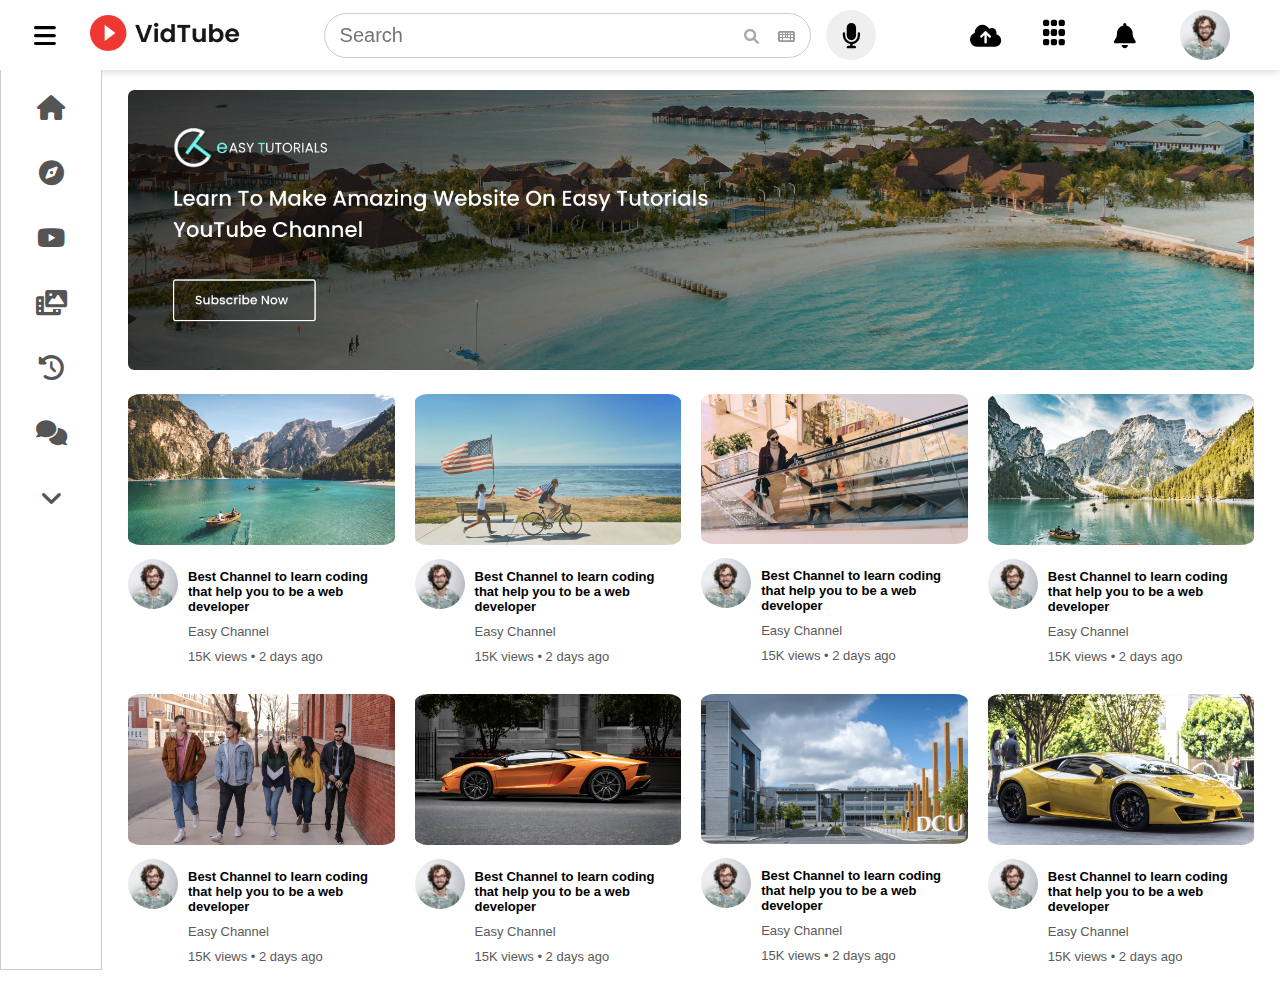
<file: index.html>
<!-- 
    Tutorial Link : https://www.youtube.com/watch?v=4ykAepVkG5Y
    Channel Name : Easy Tutorials

    Author : Mohamed Radwan
-->

<!DOCTYPE html>
<html lang="en">
<head>
    <meta charset="UTF-8">
    <meta http-equiv="X-UA-Compatible" content="IE=edge">
    <meta name="viewport" content="width=device-width, initial-scale=1.0">
    <link rel="stylesheet" href="css/FontAwesome.css">
    <link rel="stylesheet" href="css/style.css">
    <title>VidTube</title>
</head>
<body>
    <nav>
        <div class="nav-left">
            <i class="menu-icon fa-solid fa-bars"></i>
            <a href="index.html"><img src="images/logo.png" alt=""></a>
        </div>
        <div class="nav-middle">
            <div class="search-box">
                <input type="text" placeholder="Search">
                <i class="search-icon fa-solid fa-magnifying-glass"></i>
                <i class="keyboard-icon fa-solid fa-keyboard"></i>
            </div>
            <i class="search-icon fa-solid fa-magnifying-glass"></i>
            <i class="mic-icon fa-solid fa-microphone"></i>
            
        </div>
        <span class="nav-right">
            <i class="fa-solid fa-cloud-arrow-up"></i>
            <span class="more-icon"></span>
            <i class="fa-solid fa-bell"></i>
            <img src="images/Jack.png" alt="">
        </div>
    </nav>

    <!-- Start Sidebar -->
    <div class="side-bar small-side">
        <div class="shortcut-links">
            <a href="#"><i class="fa-solid fa-house"></i><p>Home</p></a>
            <a href="#"><i class="fa-solid fa-compass"></i><p>Explore</p></a>
            <a href="#"><i class="fa-brands fa-youtube"></i><p>Subscripition</p></a>
            <a href="#"><i class="fa-solid fa-photo-film"></i><p>Libraries</p></a>
            <a href="#"><i class="fa-solid fa-clock-rotate-left"></i><p>History</p></a>
            <a href="#"><i class="fa-solid fa-comments"></i><p>Messages</p></a>
            <a href="#"><i class="fa-solid fa-angle-down"></i><p>Show More</p></a>
        </div>
    </div>
    <!-- End Sidebar -->

    <!-- Start Main -->
    <main class="container">
        <div class="banner">
            <img src="images/banner.png" alt="">
        </div>
        <div class="list-container">
            <div class="vid-list">
                <a href="play-video.html"><img class="thumbnail" src="images/thumbnail1.png" alt=""></a>
                <div class="content">
                    <img src="images/Jack.png" alt="">
                    <div class="vid-info">
                        <a href="play-video.html">Best Channel to learn coding that help you to be a web developer</a>
                        <p class="channel-name">Easy Channel</p>
                        <p>15K views &bull; 2 days ago</p>
                    </div>
                </div>
            </div>
            <div class="vid-list">
                <a href="play-video.html"><img class="thumbnail" src="images/thumbnail2.png" alt=""></a>
                <div class="content">
                    <img src="images/Jack.png" alt="">
                    <div class="vid-info">
                        <a href="play-video.html">Best Channel to learn coding that help you to be a web developer</a>
                        <p class="channel-name">Easy Channel</p>
                        <p>15K views &bull; 2 days ago</p>
                    </div>
                </div>
            </div>
            <div class="vid-list">
                <a href="play-video.html"><img class="thumbnail" src="images/thumbnail3.png" alt=""></a>
                <div class="content">
                    <img src="images/Jack.png" alt="">
                    <div class="vid-info">
                        <a href="play-video.html">Best Channel to learn coding that help you to be a web developer</a>
                        <p class="channel-name">Easy Channel</p>
                        <p>15K views &bull; 2 days ago</p>
                    </div>
                </div>
            </div>
            <div class="vid-list">
                <a href="play-video.html"><img class="thumbnail" src="images/thumbnail4.png" alt=""></a>
                <div class="content">
                    <img src="images/Jack.png" alt="">
                    <div class="vid-info">
                        <a href="play-video.html">Best Channel to learn coding that help you to be a web developer</a>
                        <p class="channel-name">Easy Channel</p>
                        <p>15K views &bull; 2 days ago</p>
                    </div>
                </div>
            </div>
            <div class="vid-list">
                <a href="play-video.html"><img class="thumbnail" src="images/thumbnail5.png" alt=""></a>
                <div class="content">
                    <img src="images/Jack.png" alt="">
                    <div class="vid-info">
                        <a href="play-video.html">Best Channel to learn coding that help you to be a web developer</a>
                        <p class="channel-name">Easy Channel</p>
                        <p>15K views &bull; 2 days ago</p>
                    </div>
                </div>
            </div>
            <div class="vid-list">
                <a href="play-video.html"><img class="thumbnail" src="images/thumbnail6.png" alt=""></a>
                <div class="content">
                    <img src="images/Jack.png" alt="">
                    <div class="vid-info">
                        <a href="play-video.html">Best Channel to learn coding that help you to be a web developer</a>
                        <p class="channel-name">Easy Channel</p>
                        <p>15K views &bull; 2 days ago</p>
                    </div>
                </div>
            </div>
            <div class="vid-list">
                <a href="play-video.html"><img class="thumbnail" src="images/thumbnail7.png" alt=""></a>
                <div class="content">
                    <img src="images/Jack.png" alt="">
                    <div class="vid-info">
                        <a href="play-video.html">Best Channel to learn coding that help you to be a web developer</a>
                        <p class="channel-name">Easy Channel</p>
                        <p>15K views &bull; 2 days ago</p>
                    </div>
                </div>
            </div>
            <div class="vid-list">
                <a href="play-video.html"><img class="thumbnail" src="images/thumbnail8.png" alt=""></a>
                <div class="content">
                    <img src="images/Jack.png" alt="">
                    <div class="vid-info">
                        <a href="play-video.html">Best Channel to learn coding that help you to be a web developer</a>
                        <p class="channel-name">Easy Channel</p>
                        <p>15K views &bull; 2 days ago</p>
                    </div>
                </div>
            </div>
        </div>
    </main>
    <!-- End Main -->

    <!-- Start SideBar Script -->
    <script>
        var Menu = document.querySelector(".menu-icon");
        var SideBar = document.querySelector(".side-bar");
        var MainSection = document.querySelector(".container");
        Menu.onclick = function(){
            SideBar.classList.toggle("small-side");
            MainSection.classList.toggle("container");
        }
    </script>
</body>
</html>
</file>
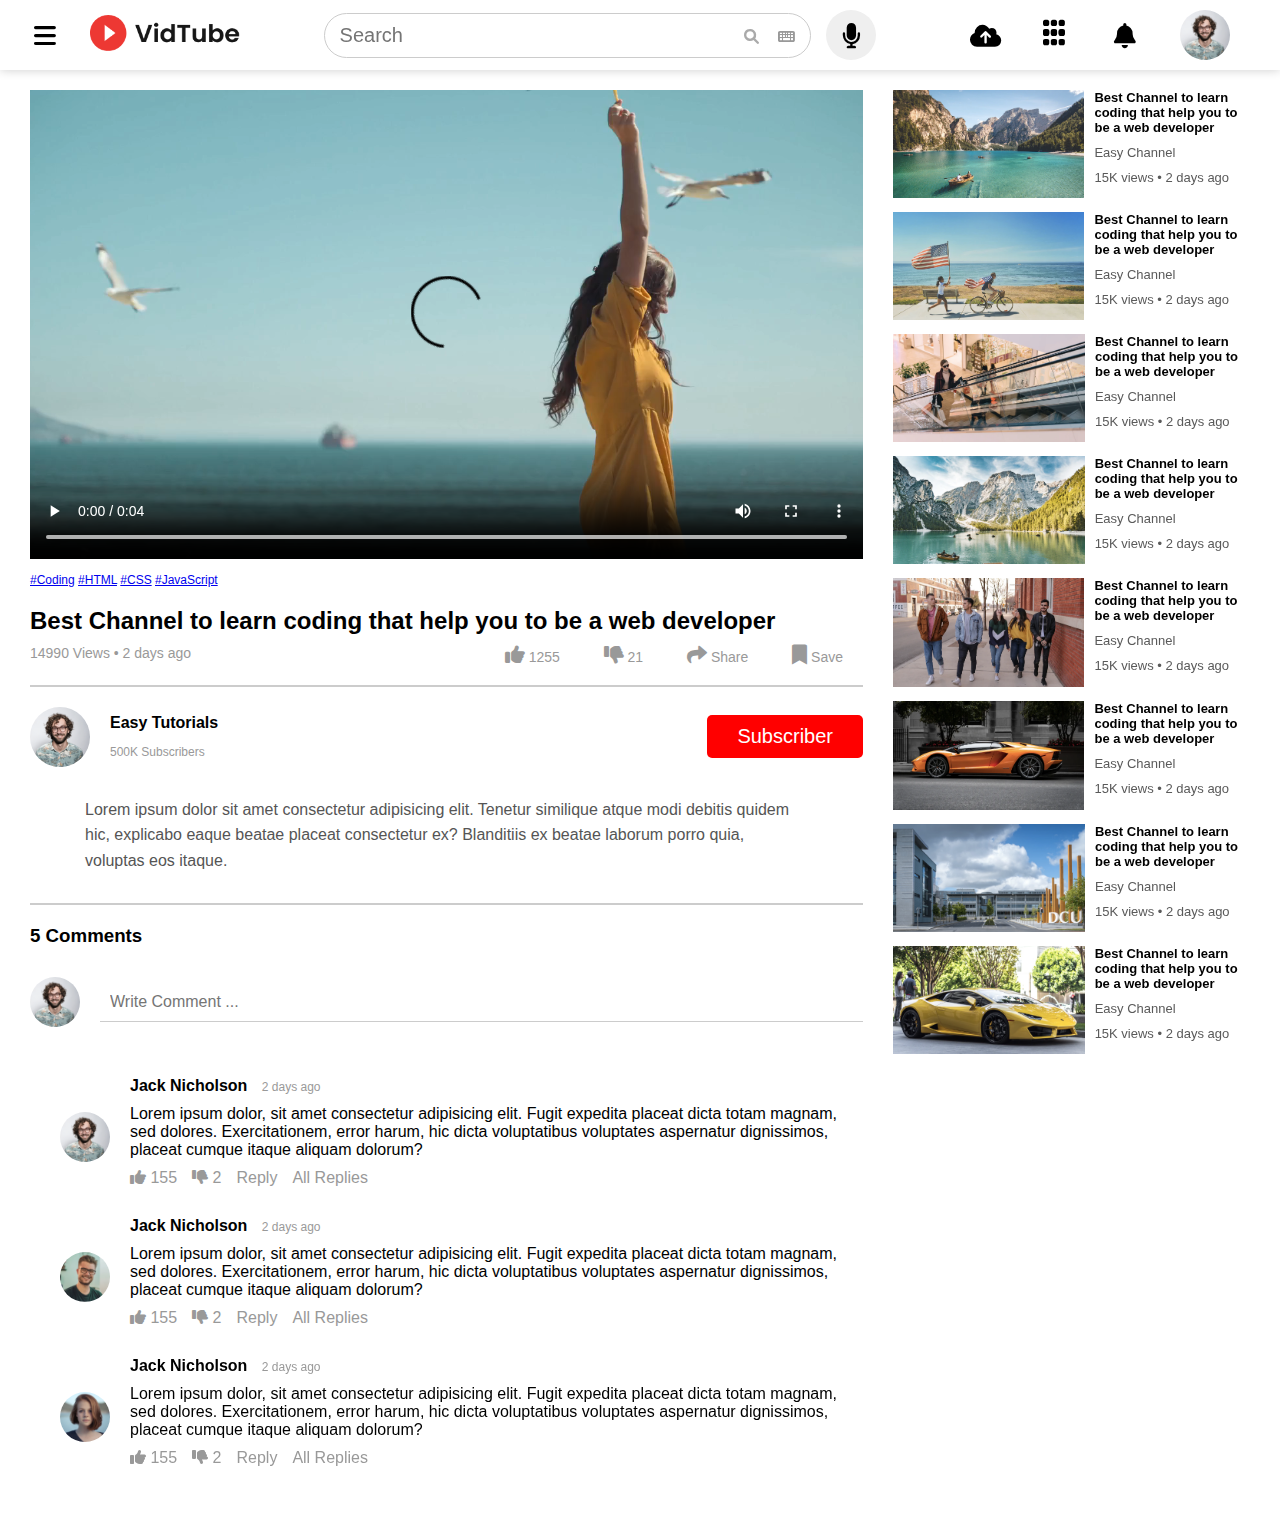
<file: play-video.html>
<!-- 
    Tutorial Link : https://www.youtube.com/watch?v=4ykAepVkG5Y
    Channel Name : Easy Tutorials

    Author : Mohamed Radwan
-->

<!DOCTYPE html>
<html lang="en">
<head>
    <meta charset="UTF-8">
    <meta http-equiv="X-UA-Compatible" content="IE=edge">
    <meta name="viewport" content="width=device-width, initial-scale=1.0">
    <link rel="stylesheet" href="css/FontAwesome.css">
    <link rel="stylesheet" href="css/style.css">
    <title>Play Video - VidTube</title>
</head>
<body>
    <!-- Start Nav -->
    <nav>
        <div class="nav-left">
            <i class="menu-icon fa-solid fa-bars"></i>
            <a href="index.html"><img src="images/logo.png" alt=""></a>
        </div>
        <div class="nav-middle">
            <div class="search-box">
                <input type="text" placeholder="Search">
                <i class="search-icon fa-solid fa-magnifying-glass"></i>
                <i class="keyboard-icon fa-solid fa-keyboard"></i>
            </div>
            <i class="search-icon fa-solid fa-magnifying-glass"></i>
            <i class="mic-icon fa-solid fa-microphone"></i>
            
        </div>
        <span class="nav-right">
            <i class="fa-solid fa-cloud-arrow-up"></i>
            <span class="more-icon"></span>
            <i class="fa-solid fa-bell"></i>
            <img src="images/Jack.png" alt="">
        </div>
    </nav>
    <!-- End Nav -->

    <!-- Start Main -->
    <main class="play-container">
        <div class="row">
            <div class="play-video">
                <video controls>
                    <source src="images/video.mp4" type="video/mp4">
                </video>
                <div class="tags">
                    <a href="#">#Coding</a>
                    <a href="#">#HTML</a>
                    <a href="#">#CSS</a>
                    <a href="#">#JavaScript</a>
                </div>
                <h3 class="title">Best Channel to learn coding that help you to be a web developer</h3>
                <div class="play-video-info">
                    <p>14990 Views &bull; 2 days ago</p>
                    <div>
                        <a href="#"><i class="fa-solid fa-thumbs-up"></i> 1255</a>
                        <a href="#"><i class="fa-solid fa-thumbs-down"></i> 21</a>
                        <a href="#"><i class="fa-solid fa-share"></i> Share</a>
                        <a href="#"><i class="fa-solid fa-bookmark"></i> Save</a>
                    </div>
                </div>
                <hr>
                <div class="publisher">
                    <img src="images/Jack.png" alt="">
                    <div class="profile">
                        <p>Easy Tutorials</p>
                        <span>500K Subscribers</span>
                    </div>
                    <button>Subscriber</button>
                </div>
                <div class="vid-description">
                    <p>Lorem ipsum dolor sit amet consectetur adipisicing elit. Tenetur similique atque modi debitis quidem hic, explicabo eaque beatae placeat consectetur ex? Blanditiis ex beatae laborum porro quia, voluptas eos itaque.</p>
                </div>
                <hr>
                <h3>5 Comments</h3>
                <div class="add-comment">
                    <img src="images/Jack.png" alt="">
                    <input type="text" placeholder="Write Comment ...">
                </div>
                <div class="old-comments">
                    <div class="comment">
                        <img src="images/Jack.png" alt="">
                        <div>
                            <h3>Jack Nicholson <span>2 days ago</span></h3>
                            <p>Lorem ipsum dolor, sit amet consectetur adipisicing elit. Fugit expedita placeat dicta totam magnam, sed dolores. Exercitationem, error harum, hic dicta voluptatibus voluptates aspernatur dignissimos, placeat cumque itaque aliquam dolorum?</p>
                            <div class="comment-actions">
                                <a href="#"><i class="fa-solid fa-thumbs-up"></i> 155</a>
                                <a href="#"><i class="fa-solid fa-thumbs-down"></i> 2</a>
                                <a href="#">Reply</a>
                                <a href="#">All Replies</a>
                            </div>
                        </div>
                    </div>
                    <div class="comment">
                        <img src="images/simon.png" alt="">
                        <div>
                            <h3>Jack Nicholson <span>2 days ago</span></h3>
                            <p>Lorem ipsum dolor, sit amet consectetur adipisicing elit. Fugit expedita placeat dicta totam magnam, sed dolores. Exercitationem, error harum, hic dicta voluptatibus voluptates aspernatur dignissimos, placeat cumque itaque aliquam dolorum?</p>
                            <div class="comment-actions">
                                <a href="#"><i class="fa-solid fa-thumbs-up"></i> 155</a>
                                <a href="#"><i class="fa-solid fa-thumbs-down"></i> 2</a>
                                <a href="#">Reply</a>
                                <a href="#">All Replies</a>
                            </div>
                        </div>
                    </div>
                    <div class="comment">
                        <img src="images/megan.png" alt="">
                        <div>
                            <h3>Jack Nicholson <span>2 days ago</span></h3>
                            <p>Lorem ipsum dolor, sit amet consectetur adipisicing elit. Fugit expedita placeat dicta totam magnam, sed dolores. Exercitationem, error harum, hic dicta voluptatibus voluptates aspernatur dignissimos, placeat cumque itaque aliquam dolorum?</p>
                            <div class="comment-actions">
                                <a href="#"><i class="fa-solid fa-thumbs-up"></i> 155</a>
                                <a href="#"><i class="fa-solid fa-thumbs-down"></i> 2</a>
                                <a href="#">Reply</a>
                                <a href="#">All Replies</a>
                            </div>
                        </div>
                    </div>
                </div>
            </div>
            <div class="right-side">
                <div class="side-video-list">
                    <a class="small-thumbnail" href="#"><img src="images/thumbnail1.png" alt=""></a>
                    <div class="vid-info">
                        <a href="#">Best Channel to learn coding that help you to be a web developer</a>
                        <p class="channel-name">Easy Channel</p>
                        <p>15K views &bull; 2 days ago</p>
                    </div>
                </div>
                <div class="side-video-list">
                    <a class="small-thumbnail" href="#"><img src="images/thumbnail2.png" alt=""></a>
                    <div class="vid-info">
                        <a href="#">Best Channel to learn coding that help you to be a web developer</a>
                        <p class="channel-name">Easy Channel</p>
                        <p>15K views &bull; 2 days ago</p>
                    </div>
                </div>
                <div class="side-video-list">
                    <a class="small-thumbnail" href="#"><img src="images/thumbnail3.png" alt=""></a>
                    <div class="vid-info">
                        <a href="#">Best Channel to learn coding that help you to be a web developer</a>
                        <p class="channel-name">Easy Channel</p>
                        <p>15K views &bull; 2 days ago</p>
                    </div>
                </div>
                <div class="side-video-list">
                    <a class="small-thumbnail" href="#"><img src="images/thumbnail4.png" alt=""></a>
                    <div class="vid-info">
                        <a href="#">Best Channel to learn coding that help you to be a web developer</a>
                        <p class="channel-name">Easy Channel</p>
                        <p>15K views &bull; 2 days ago</p>
                    </div>
                </div>
                <div class="side-video-list">
                    <a class="small-thumbnail" href="#"><img src="images/thumbnail5.png" alt=""></a>
                    <div class="vid-info">
                        <a href="#">Best Channel to learn coding that help you to be a web developer</a>
                        <p class="channel-name">Easy Channel</p>
                        <p>15K views &bull; 2 days ago</p>
                    </div>
                </div>
                <div class="side-video-list">
                    <a class="small-thumbnail" href="#"><img src="images/thumbnail6.png" alt=""></a>
                    <div class="vid-info">
                        <a href="#">Best Channel to learn coding that help you to be a web developer</a>
                        <p class="channel-name">Easy Channel</p>
                        <p>15K views &bull; 2 days ago</p>
                    </div>
                </div>
                <div class="side-video-list">
                    <a class="small-thumbnail" href="#"><img src="images/thumbnail7.png" alt=""></a>
                    <div class="vid-info">
                        <a href="#">Best Channel to learn coding that help you to be a web developer</a>
                        <p class="channel-name">Easy Channel</p>
                        <p>15K views &bull; 2 days ago</p>
                    </div>
                </div>
                <div class="side-video-list">
                    <a class="small-thumbnail" href="#"><img src="images/thumbnail8.png" alt=""></a>
                    <div class="vid-info">
                        <a href="#">Best Channel to learn coding that help you to be a web developer</a>
                        <p class="channel-name">Easy Channel</p>
                        <p>15K views &bull; 2 days ago</p>
                    </div>
                </div>
                
            </div>
        </div>
    </main>
    <!-- End Main -->

</body>
</html>
</file>
<file: css/style.css>
/* Public Style */
*{
    box-sizing: border-box;
    padding: 0;
    margin: 0;
}

html{
    scroll-behavior: smooth;
}

body{
    font-family: Arial, Helvetica, sans-serif;
}

/* Start Nav */

nav{
    display: flex;
    justify-content: space-between;
    box-shadow: 0px 0px 10px rgba(0,0,0,0.2);
    padding: 10px 20px;
    position: sticky;
    top: 0;
    /* z-index: 1; */
    background-color: #fff;
}

.nav-left,
.nav-middle,
.nav-right{
    display: flex;
    align-items: center;
}

.nav-left img{
    width: 150px;
    margin-left: 20px;
}

.nav-right img{
    width: 50px;
    border-radius: 50%;
    margin: 0 30px;
}

.nav-left i,
.nav-right i,
.nav-right .more-icon,
.nav-middle .mic-icon,
.nav-middle > .search-icon{
    width: 50px;
    height: 50px;
    border-radius: 50%;
    /* border: 1px solid red; */
    font-size: 25px;
    display: flex;
    justify-content: center;
    align-items: center;
    transition: 0.3s;
}

.nav-right .more-icon{
    margin: 0 20px;
    position: relative;
}

.more-icon::before,
.more-icon::after{
    font-family: "Font Awesome 6 Free";
    font-weight: 900;
    content: "\f58d";
    width: 100%;
    height: 100%;
    padding: 5px;
    position: absolute;
    left: 8px;
}

.more-icon::before{top: 10px;}

.more-icon::after{bottom: -10px;}

.nav-left i:Hover,
.nav-right i:hover,
.nav-right .more-icon:hover,
.nav-middle .mic-icon:hover,
.nav-middle > .search-icon:hover{
    background-color: #DDD;
    cursor: pointer;
}

.nav-middle .search-box{
    border: 1px solid #ccc;
    margin-right: 15px;
    padding: 10px 15px;
    border-radius: 25px;
}

.nav-middle .search-box input{
    width: 400px;
    font-size: 20px;
    border: none;
    outline: none;
    background-color: transparent;
}

.nav-middle .search-icon{
    font-size: 15px;
    margin-right: 15px;
    color: #aaa;
    cursor: pointer;
}

.nav-middle > .search-icon{
    font-size: 25px;
    margin-right: 25px;
    display: none;
}

.nav-middle .search-box .keyboard-icon{
    font-size: 15px;
    color: #999;
    cursor: pointer;
}

.nav-middle .search-box .keyboard-icon:hover{
    color: #000;
}

.nav-middle .mic-icon{
    background-color: #efefef;
}

@media (max-width: 1120px) {
    .nav-middle .search-box{
        display: none;
    }
    .nav-middle > .search-icon{
        display: flex;
    }
}

@media (max-width: 767px){
    .nav-left i,
    .nav-right i,
    .nav-right .more-icon,
    .nav-middle .mic-icon,
    .nav-middle > .search-icon{
        width: 30px;
        height: 30px;
        font-size: 16px;
    }

    .nav-left img{
        width: 70px;
        margin-left: 0px;
    }
    
    .nav-right img{
        width: 30px;
        margin: 0 10px;
    }

    .side-bar{
        display: none;
    }
}

@media (max-width: 550px) {
    .nav-right i, .nav-right .more-icon{
        display: none;
    }
    .nav-middle .mic-icon{
        display: none;
    }
    .nav-middle > .search-icon{
        display: none;
    }
    .nav-middle .search-box{
        display: block;
    }
    .nav-middle .search-box input{
        width: 100px;
        font-size: 16px;
    }
    .nav-middle .search-box i{
        display: none;
    }
}

/* End Nav */

/* Start Sidebar  */

.side-bar{
    /* width: 15%; */
    height: 100vh;
    padding: 0 20px;
    text-align: center;
    position: fixed;
    border: 1px solid #ccc;
    border-top: none;
    background-color: #fff;
}

.side-bar .shortcut-links a{
    margin: 15px 0;
    text-decoration: none;
    color: #000;
    display: flex;
    justify-content: stretch;
    align-items: center;
    margin-bottom: 20px;
}

.small-side .shortcut-links a{
    justify-content: center;
}

.side-bar .shortcut-links a i{
    font-size: 25px;
    color: #555;
    padding: 10px;
    transition: 0.3s;
}

.side-bar .shortcut-links a:hover i{
    color: #000;
}

.small-side{
    width: 8%;
}

.small-side .shortcut-links a p{
    display: none;
}

/* End Sidebar  */

/* Start Main Section */

main{
    /* background-color: #eee; */
    margin: 20px 2% 20px 200px;
}

.container{
    margin: 20px 2% 20px 10%;
}

main .banner{
    width: 100%;
}

main .banner img{
    width: 100%;
    /* border-radius: 10px; */
}

main .list-container{
    display: grid;
    grid-template-columns: repeat(auto-fit , minmax(250px , 1fr));
    gap: 20px;
    margin-top: 20px;
}

.list-container .vid-list .thumbnail{
    width: 100%;
    border-radius: 5%;
}

.list-container .vid-list .content{
    display: flex;
    align-items: flex-start;
    /* justify-content: center; */
    margin-top: 10px;
}

.vid-list .content img{
    width: 50px;
    border-radius: 50%;
}

.vid-list .content .vid-info{
    padding: 10px;
}

.vid-info{
    color: #5a5a5a;
    font-size: 13px;
}

.vid-info a{
    display: block;
    text-decoration: none;
    color: #000;
    font-weight: 600;
    margin-bottom: 5px;
}

.vid-info .channel-name{
    margin: 10px 0;
}

/* End Main Section */

/* ------------------------- Start Play Video Page ------------------------- */

.play-container{
    margin: 20px 30px;
    /* border: 1px solid red; */
}

.play-container .row{
    width: 100%;
    display: flex;
    gap: 30px;
}

@media (max-width: 767px) {
    .play-container .row{
        flex-wrap: wrap;
    }
}

.play-video{
    flex: 70%;
}

.play-video video{
    width: 100%;
}

.play-video .tags{
    color: #00f;
    font-size: 12px;
    margin-top: 10px;
}

.play-video .title{
    font-size: 24px;
    margin-top: 20px;
}

.play-video .play-video-info{
    display: flex;
    justify-content: space-between;
    font-size: 14px;
    color: #999;
    margin-top: 10px;
}

@media (max-width: 767px) {
    .play-video .play-video-info{
        flex-wrap: wrap;
        gap: 20px;
    }
}

.play-video .play-video-info a{
    display: inline-block;
    text-decoration: none;
    color: #999;
    margin: 0 20px;
}

.play-video .play-video-info a i{
    font-size: 20px;
}

.play-video hr{
    margin: 20px 0;
    border: 1px solid #ccc;
}

.play-video .publisher{
    display: flex;
    align-items: center;
}

.play-video .publisher img{
    width: 60px;
    border-radius: 50%;
    margin-right: 20px;
}

.play-video .publisher .profile{
    flex: 1;
}

.publisher .profile p{
    font-weight: 600;
    margin-bottom: 10px;
}

.publisher .profile span{
    font-size: 12px;
    color: #999;
}

.publisher button{
    border: none;
    outline: none;
    background-color: #f00;
    color: #fff;
    font-size: 20px;
    padding: 10px 30px;
    border-radius: 5px;
    cursor: pointer;
}

@media (max-width: 500px) {
    .play-video .publisher{
        flex-wrap: wrap;
    }
    .publisher button{
        margin: 20px 0 0 20px;
    }
}

.vid-description{
    margin: 30px 55px;
    color: #555;
    font-size: 16px;
    line-height: 1.6;
}

.add-comment{
    display: flex;
    align-items: center;
    margin: 30px 0;
}

.add-comment img{
    width: 50px;
    border-radius: 50%;
    margin-right: 20px;
}

.add-comment input{
    flex: 1;
    padding: 10px;
    font-size: 16px;
    border: none;
    border-bottom: 1px solid #ccc;
    outline: none;
}

.old-comments{
    margin: 50px 0 30px 30px;
}

.old-comments .comment{
    display: flex;
    align-items: center;
    margin-top: 20px;
}

.old-comments .comment h3{
    font-size: 16px;
    margin-bottom: 10px;
}

.old-comments .comment h3 span{
    display: inline-block;
    font-size: 12px;
    font-weight: normal;
    color: #999;
    margin-left: 10px;
}

.old-comments img{
    width: 50px;
    border-radius: 50%;
    margin-right: 20px;
}

.old-comments .comment-actions{
    display: flex;
    align-items: center;
    margin: 10px 0;
}

.old-comments .comment-actions a{
    display: inline-block;
    text-decoration: none;
    color: #999;
    margin-right: 15px;
}

.right-side{
    flex: 30%;
}

.side-video-list{
    display: flex;
    justify-content: space-between;
    gap: 10px;
    margin-bottom: 10px;
}

.side-video-list img{
    width: 100%;
}

/* ------------------------- End Play Video Page ------------------------- */
</file>
